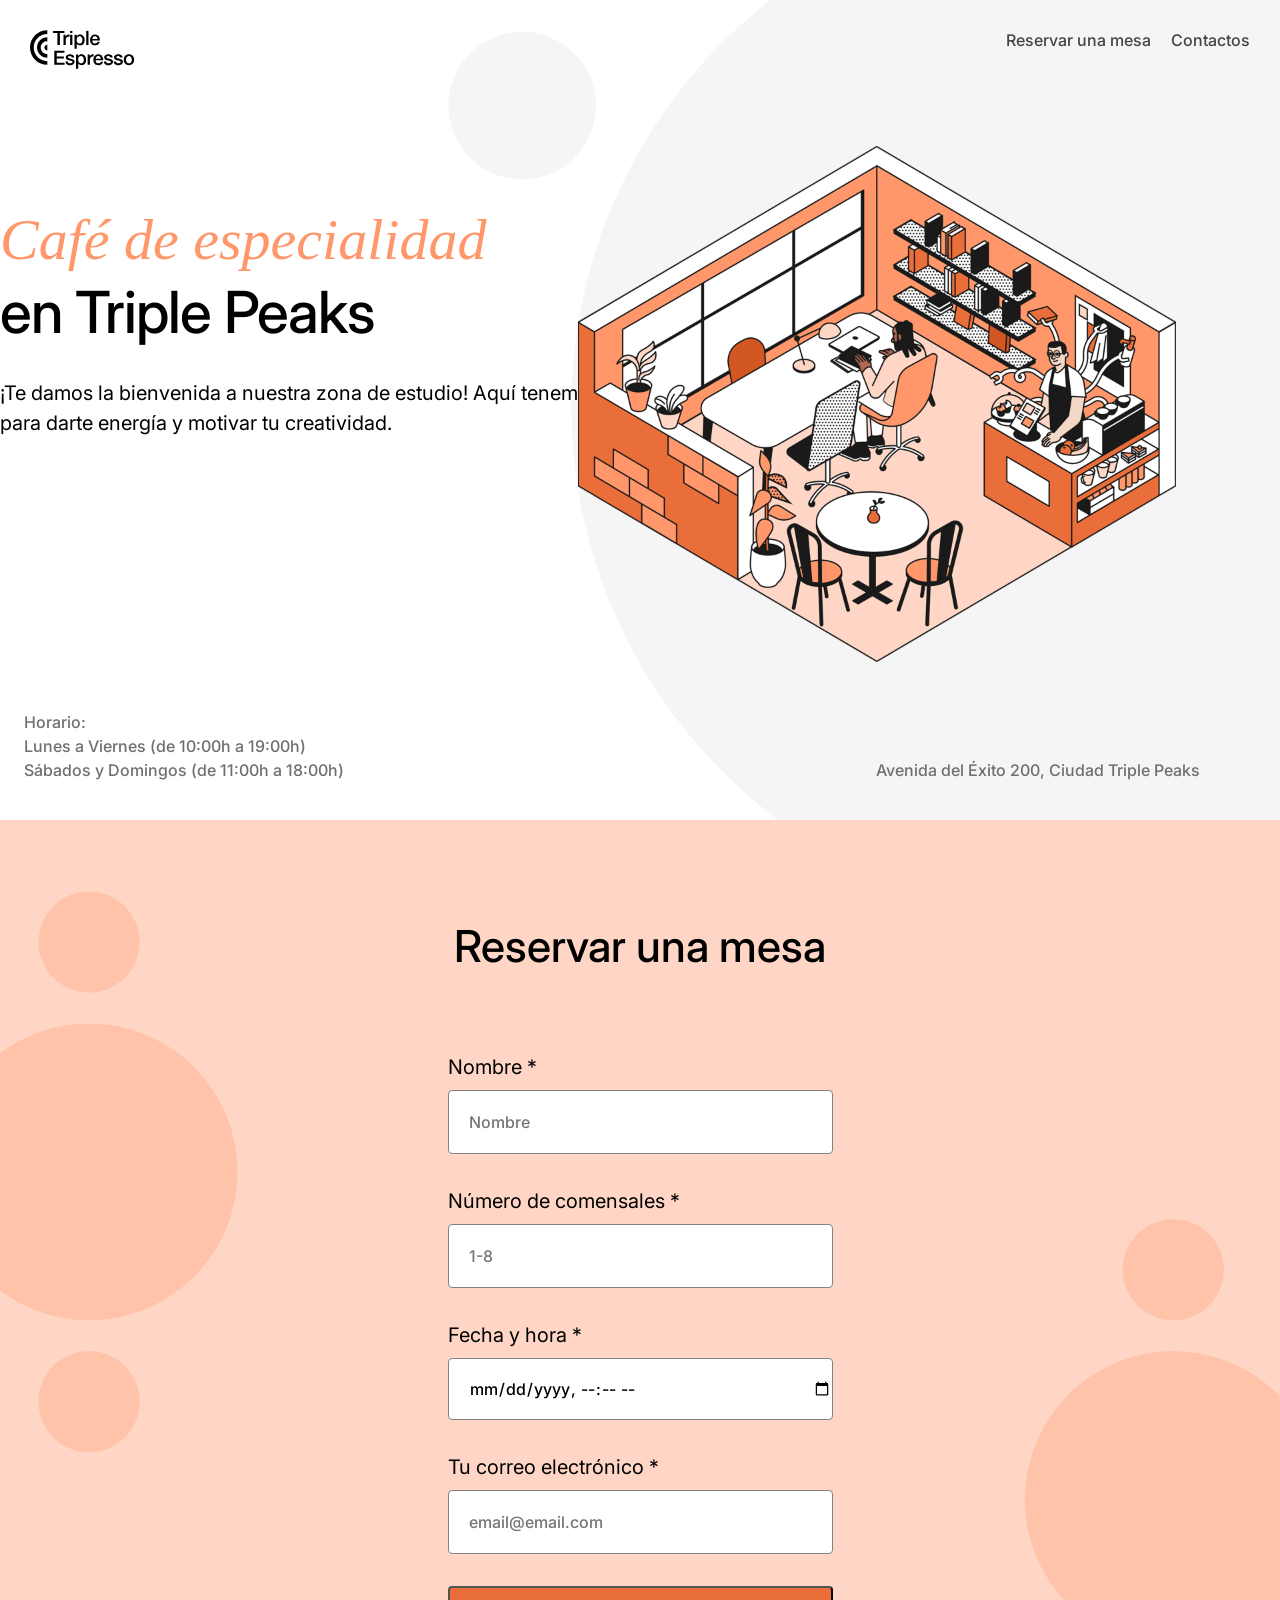
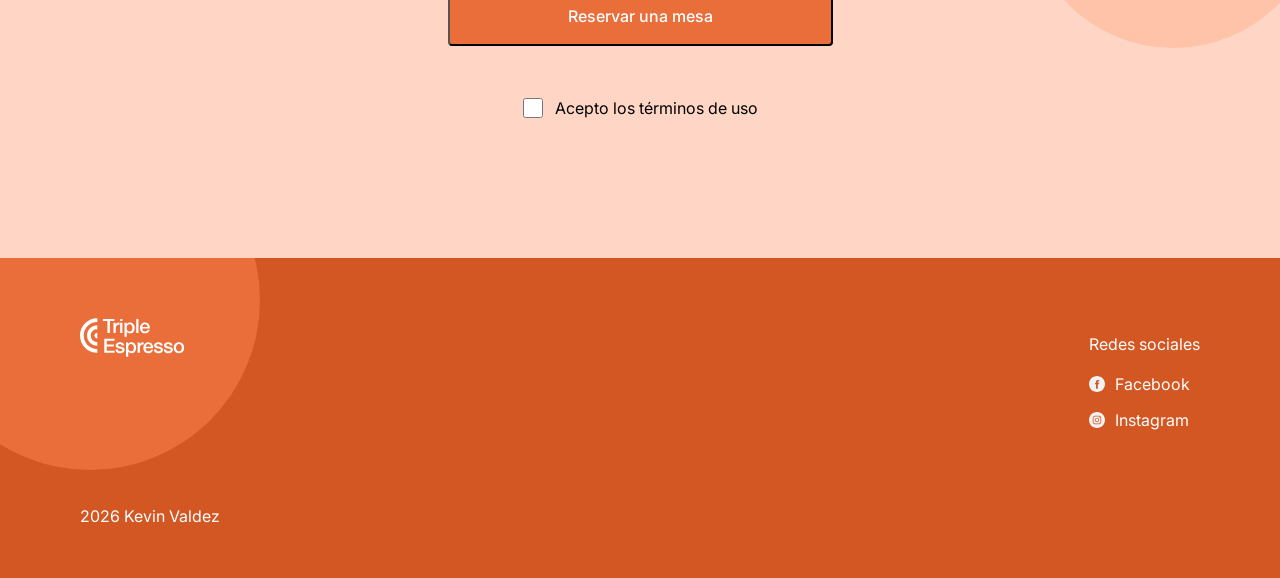
<file: index.html>
<!doctype html>
<html lang="es">
  <head>
    <meta charset="UTF-8" />
    <meta name="viewport" content="width=device-width, initial-scale=1.0" />
    <title>Code & Coffee</title>
    <link rel="preconnect" href="https://fonts.googleapis.com" />
    <link rel="preconnect" href="https://fonts.gstatic.com" crossorigin />
    <link
      href="https://fonts.googleapis.com/css2?family=Inter:ital,opsz,wght@0,14..32,100..900;1,14..32,100..900&family=Noto+Serif:ital,wght@0,100..900;1,100..900&display=swap"
      rel="stylesheet"
    />
    <link rel="stylesheet" href="styles/normalize.css" />
    <link rel="stylesheet" href="styles/index.css" />
    <link rel="icon" href="favicon.ico" type="image/x-icon" />
  </head>
  <body>
    <header class="header">
      <img
        class="logo"
        src="images/logo_coffeeshop_dark.svg"
        alt="Code & Coffee"
      />
      <nav class="nav">
        <ul class="nav-links">
          <li>
            <a href="#Reservar una mesa" class="nav-link">Reservar una mesa</a>
          </li>
          <li><a href="#Contactos" class="nav-link">Contactos</a></li>
        </ul>
      </nav>
      <h1 class="header-title">
        <span class="span-accent">Café de especialidad</span><br />
        <span class="title-main">en Triple Peaks</span>
      </h1>
      <p class="header-description">
        ¡Te damos la bienvenida a nuestra zona de estudio! Aquí tenemos café
        <br />
        para darte energía y motivar tu creatividad.
      </p>

      <img
        class="header-image"
        src="images/inside_coffee_shop.png"
        alt="interior de cafeteria Triple peak"
      />
      <div class="header-info">
        <div class="header-hours">
          <p class="info-text">Horario:</p>
          <p class="info-text">Lunes a Viernes (de 10:00h a 19:00h)</p>
          <p class="info-text">Sábados y Domingos (de 11:00h a 18:00h)</p>
        </div>

        <p class="info-text header-address">
          Avenida del Éxito 200, Ciudad Triple Peaks
        </p>
      </div>
    </header>
    <main class="content"></main>
    <div class="content__reservation">
      <h2>Reservar una mesa</h2>
      <form class="form__campos">
        <div class="form__group">
          <label class="etiquetas" for="first-name">Nombre *</label>
          <input type="text" id="first-name" placeholder="Nombre" />
        </div>

        <div class="form__group">
          <label class="etiquetas" for="numero-participantes">
            Número de comensales *
          </label>
          <input
            type="number"
            id="numero-participantes"
            placeholder="1-8"
            min="1"
            max="8"
          />
        </div>

        <div class="form__group">
          <label class="etiquetas" for="fecha-hora">Fecha y hora *</label>
          <input type="datetime-local" id="fecha-hora" />
        </div>

        <div class="form__group">
          <label class="etiquetas" for="email">Tu correo electrónico *</label>
          <input type="email" id="email" placeholder="email@email.com" />
        </div>

        <button class="button__reservar" type="submit">
          Reservar una mesa
        </button>

        <label class="form__label form__label_type_checkbox">
          <input type="checkbox" class="form__checkbox" />
          Acepto los términos de uso
        </label>
      </form>
    </div>
    <footer class="footer">
      <div class="footer__circle"></div>
      <div class="footer__content">
        <img
          class="logo__footer"
          src="./images/logo_coffeeshop_light.svg"
          alt="logo triple ten"
        />
        <div class="footer__social">
          <h3 class="footer__social-title">Redes sociales</h3>

          <ul class="footer__list">
            <li class="footer__list-item">
              <a href="#" class="footer__link">
                <img src="./images/facebook_white.svg" alt="Facebook" />
                Facebook
              </a>
            </li>

            <li class="footer__list-item">
              <a href="#" class="footer__link">
                <img src="./images/instagram_white.svg" alt="Instagram" />
                Instagram
              </a>
            </li>
          </ul>
        </div>
      </div>
      <p class="footer__copyright">2026 Kevin Valdez</p>
    </footer>
  </body>
</html>
</file>
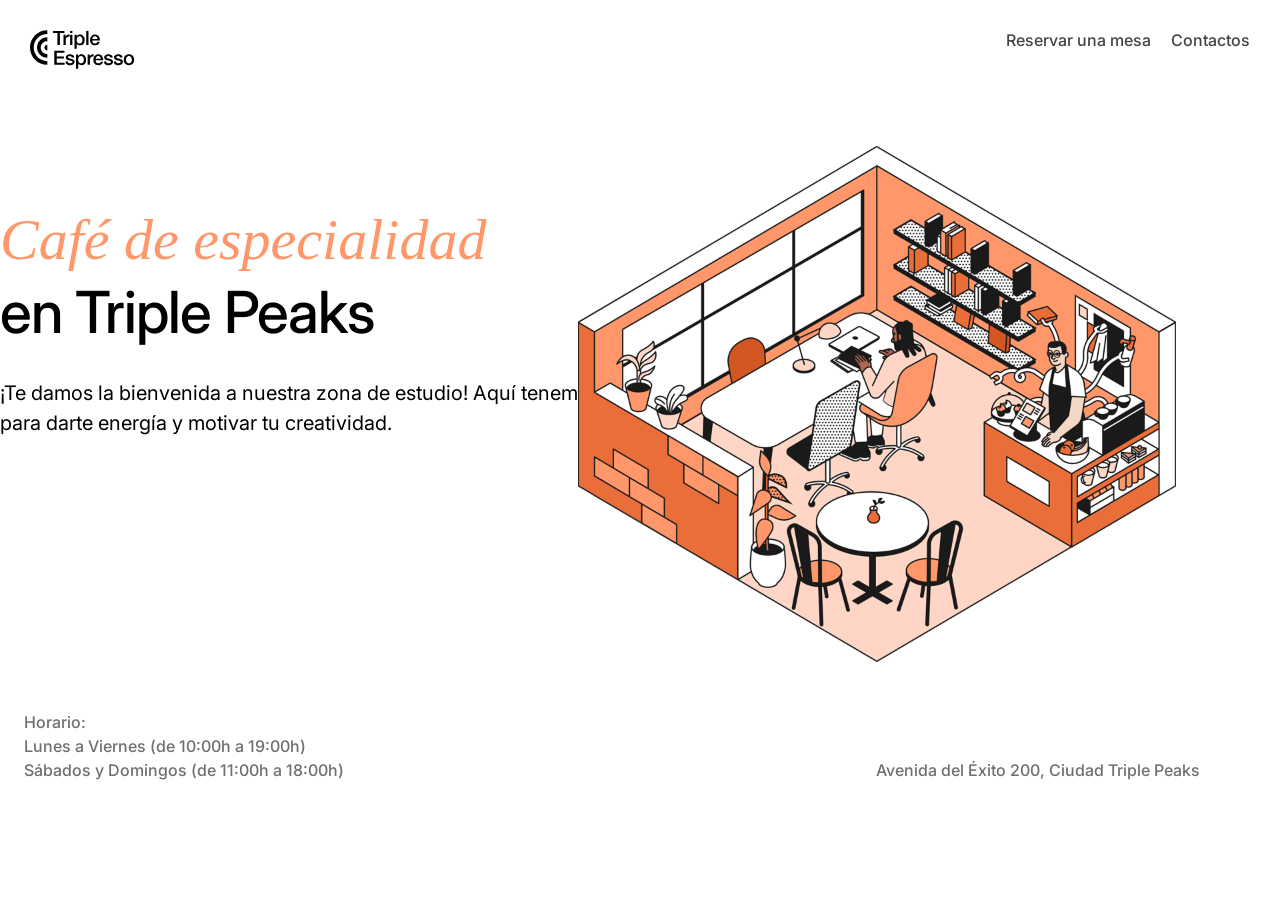
<file: Index/index.html>
<!doctype html>
<html lang="es">
  <head>
    <meta charset="UTF-8" />
    <meta name="viewport" content="width=device-width, initial-scale=1.0" />
    <title>Code & Coffee</title>
    <link rel="preconnect" href="https://fonts.googleapis.com" />
    <link rel="preconnect" href="https://fonts.gstatic.com" crossorigin />
    <link
      href="https://fonts.googleapis.com/css2?family=Inter:ital,opsz,wght@0,14..32,100..900;1,14..32,100..900&family=Noto+Serif:ital,wght@0,100..900;1,100..900&display=swap"
      rel="stylesheet"
    />
    <link rel="stylesheet" href="../Styles/normalize.css" />
    <link rel="stylesheet" href="../Styles/style.css" />
    <link rel="icon" href="favicon.ico" type="image/x-icon" />
  </head>
  <body>
    <header class="header">
      <img
        class="logo"
        src="../Images/logo_coffeeshop_dark.svg"
        alt="Code & Coffee"
      />
      <nav class="nav">
        <ul class="nav-links">
          <li>
            <a href="#Reservar una mesa" class="nav-link">Reservar una mesa</a>
          </li>
          <li><a href="#Contactos" class="nav-link">Contactos</a></li>
        </ul>
      </nav>
      <h1 class="header-title">
        <span class="span-accent">Café de especialidad</span><br />
        <span class="title-main">en Triple Peaks</span>
      </h1>
      <p class="header-description">
        ¡Te damos la bienvenida a nuestra zona de estudio! Aquí tenemos café
        <br />
        para darte energía y motivar tu creatividad.
      </p>

      <img
        class="header-image"
        src="../Images/inside_coffee_shop.png"
        alt="interior de cafeteria Triple peak"
      />
      <div class="header-info">
        <div class="header-hours">
          <p class="info-text">Horario:</p>
          <p class="info-text">Lunes a Viernes (de 10:00h a 19:00h)</p>
          <p class="info-text">Sábados y Domingos (de 11:00h a 18:00h)</p>
        </div>

        <p class="info-text header-address">
          Avenida del Éxito 200, Ciudad Triple Peaks
        </p>
      </div>
    </header>
    <main class="content"></main>
    <footer class="footer"></footer>
  </body>
</html>
</file>
<file: styles/index.css>
body {
  min-width: 1100px;
  max-width: 1600px;
  margin: 0 auto;
  font-family: "Inter", "Arial", sans-serif;
  font-size: 16px;
  line-height: 20px;
}
.header {
  background-color: #ffffff;
  background-image: url("../images/background_header.svg");
  background-repeat: no-repeat;
  background-position: center;
  background-size: cover;
  position: relative;
  min-height: 820px;
}

.logo {
  position: absolute;
  display: flex;
  flex-direction: row;
  justify-content: flex-start;
  left: 30px;
  top: 30px;
  width: 105px;
  height: 39px;
}

.nav {
  position: absolute;
  top: 30px;
  right: 30px;
  display: flex;
  gap: 20px;
  margin: 0px;
  padding: 0px;
}

.nav-links {
  display: flex;
  list-style: none;
  justify-content: space-between;
  gap: 20px;
  margin: 0px;
  padding: 0px;
  font-family: "Inter", Arial, sans-serif;
  font-style: normal;
  font-weight: 500;
  font-size: 16px;
  line-height: 20px;
  text-decoration: none;
  color: #444444;
}

.nav-link {
  text-decoration: none;
  color: #444444;
}

.nav-link:hover {
  color: #ff976b;
}

.header-title {
  max-width: 709px;
  position: absolute;
  top: 183px;
  left: 80px;
  margin-left: -80px;
  max-height: 800px;
}

.span-accent {
  color: #ff976b;
  font-family: "Times New Roman", serif;
  font-style: italic;
  font-weight: normal;
  font-size: 58px;
  line-height: 72px;
  margin-top: 183px;
}

.title-main {
  color: #000000;
  font-family: "Inter" sans-serif;
  font-style: normal;
  font-weight: 500;
  font-size: 58px;
  line-height: 72px;
  letter-spacing: -1px;
}

.header-description {
  font-family: "Inter", "Arial", sans-serif;
  font-style: normal;
  font-weight: normal;
  font-size: 20px;
  line-height: 30px;
  max-width: 683px;
  margin-top: 28px;
  position: absolute;
  top: 350px;
  left: 80px;
  margin-left: -80px;
  max-height: -500px;
}

.header-image {
  position: absolute;
  right: 80px;
  width: 646px;
  height: 568px;
  top: 120px;
  display: flex;
}

.header-info {
  position: absolute;
  bottom: 40px;
  left: 80px;
  right: 80px;
  display: flex;
  justify-content: space-between;
  align-items: flex-end;
  font-family: "Inter";
  font-style: normal;
  font-weight: 500;
  font-size: 16px;
  line-height: 20px;
  color: #6f6f6f;
}

.header-hours {
  display: flex;
  flex-direction: column;
  max-width: 500px;
  gap: 4px;
  margin-left: -5%;
}

.info-text {
  font-family: "Inter", "Arial", sans-serif;
  font-style: normal;
  font-weight: 500;
  font-size: 16px;
  line-height: 20px;
  color: #6f6f6f;
  margin: 0px;
}

.header-address {
  text-align: right;
  bottom: 40px;
}

h2 {
  font-family: "Inter", "Arial", sans-serif;
  font-style: normal;
  font-weight: 500;
  font-size: 44px;
  line-height: 52px;
  margin: 0 0 32px 0;
  margin-bottom: 80px;
  text-align: center;
}

.content__reservation {
  background-color: #ffd6c5;
  background-image: url("../images/background_reservation.svg");
  background-repeat: no-repeat;
  background-position: center;
  background-size: cover;
  padding: 100px 0;
  padding-top: 100px;
  padding-bottom: 120px;
  display: flex;
  flex-direction: column;
  align-items: center;
}

.form__campos {
  display: flex;
  flex-direction: column;
  gap: 32px;
  width: 100%;
  max-width: 385px;
}

.form__group {
  display: flex;
  flex-direction: column;
  gap: 8px;
}

.etiquetas {
  font-family: "Inter";
  font-style: normal;
  font-weight: normal;
  font-size: 20px;
  line-height: 30px;
}

.form__campos input {
  font-family: "inter";
  font-style: normal;
  font-weight: 500;
  line-height: 20px;
  height: 60px;
  border-radius: 4px;
  border: 1px solid #838383;
  padding-left: 20px;
  font-size: 16px;
}

button {
  font-family: "Inter";
  font-style: normal;
  font-weight: 500;
  font-size: 16px;
  line-height: 20px;
  border-radius: 4px;
  background-color: #e96e3a;
  color: #ffffff;
  height: 60px;
  width: 100%;
  cursor: pointer;
}

.button__reservar:hover {
  opacity: 0.7;
}

.form__label_type_checkbox {
  display: flex;
  justify-content: center;
  align-items: center;
  gap: 12px;
}

.form__checkbox {
  width: 20px;
  height: 20px;
  border-radius: 0;
  border: 1px solid #838383;
}

.footer {
  position: relative;
  display: flex;
  flex-direction: column;
  height: 200px;
  background-color: #d35722;
  padding: 60px 80px 60px;
  overflow: hidden;
}

.footer__circle {
  position: absolute;
  width: 340px;
  height: 340px;
  background-color: #e96e3a;
  border-radius: 50%;
  top: -128px;
  left: -80px;
  z-index: 0;
}

.footer__content {
  display: flex;
  justify-content: space-between;
  align-items: flex-start;
  position: relative;
  z-index: 1;
}

.logo__footer {
  width: 105px;
  height: 39px;
}

.footer__social-title {
  font-family: "inter", sans-serif;
  font-style: normal;
  font-weight: normal;
  font-size: 16px;
  line-height: 20px;
  margin-bottom: 20px;
  color: #ffffff;
}

.footer__list {
  list-style: none;
  padding: 0;
  margin: 0;
}

.footer__list-item {
  margin-bottom: 16px;
}

.footer__link {
  display: flex;
  align-items: center;
  gap: 10px;
  color: #ffffff;
  font-family: "inter", sans-serif;
  font-size: 16px;
  text-decoration: none;
}

.footer__link:hover {
  color: #ffd6c5;
}

.footer__copyright {
  position: relative;
  z-index: 1;
  margin-top: 60px;
  font-family: "Inter", sans-serif;
  font-style: normal;
  font-weight: normal;
  font-size: 16px;
  line-height: 20px;
  color: #ffffff;
}
</file>
<file: Styles/style.css>
body {
  min-width: 1100px;
  max-width: 1600px;
  margin: 0 auto;
  font-family: "Inter", "Arial", sans-serif;
  font-size: 16px;
  line-height: 20px;
}
.header {
  background-color: #ffffff;
  background-image: url "../Images/background_header.svg";
  background-repeat: no-repeat;
  background-position: center;
  background-size: cover;
  position: relative;
  min-height: 820px;
}

.logo {
  position: absolute;
  display: flex;
  flex-direction: row;
  justify-content: flex-start;
  left: 30px;
  top: 30px;
  width: 105px;
  height: 39px;
}

.nav {
  position: absolute;
  top: 30px;
  right: 30px;
  display: flex;
  gap: 20px;
  margin: 0px;
  padding: 0px;
}

.nav-links {
  display: flex;
  list-style: none;
  justify-content: space-between;
  gap: 20px;
  margin: 0px;
  padding: 0px;
  font-family: "Inter", Arial, sans-serif;
  font-style: normal;
  font-weight: 500;
  font-size: 16px;
  line-height: 20px;
  text-decoration: none;
  color: #444444;
}

.nav-link {
  text-decoration: none;
  color: #444444;
}

.nav-link:hover {
  color: #ff976b;
}

.header-title {
  max-width: 709px;
  position: absolute;
  top: 183px;
  left: 80px;
  margin-left: -80px;
  max-height: 800px;
}

.span-accent {
  color: #ff976b;
  font-family: "Times New Roman", serif;
  font-style: italic;
  font-weight: normal;
  font-size: 58px;
  line-height: 72px;
  margin-top: 183px;
}

.title-main {
  color: #000000;
  font-family: "Inter" sans-serif;
  font-style: normal;
  font-weight: 500;
  font-size: 58px;
  line-height: 72px;
  letter-spacing: -1px;
}

.header-description {
  font-family: "Inter", "Arial", sans-serif;
  font-style: normal;
  font-weight: normal;
  font-size: 20px;
  line-height: 30px;
  max-width: 683px;
  margin-top: 28px;
  position: absolute;
  top: 350px;
  left: 80px;
  margin-left: -80px;
  max-height: -500px;
}

.header-image {
  position: absolute;
  right: 80px;
  width: 646px;
  height: 568px;
  top: 120px;
  display: flex;
}

.header-info {
  position: absolute;
  bottom: 40px;
  left: 80px;
  right: 80px;
  display: flex;
  justify-content: space-between;
  align-items: flex-end;
  font-family: "Inter";
  font-style: normal;
  font-weight: 500;
  font-size: 16px;
  line-height: 20px;
  color: #6f6f6f;
}

.header-hours {
  display: flex;
  flex-direction: column;
  max-width: 500px;
  gap: 4px;
  margin-left: -5%;
}

.info-text {
  font-family: "Inter", "Arial", sans-serif;
  font-style: normal;
  font-weight: 500;
  font-size: 16px;
  line-height: 20px;
  color: #6f6f6f;
  margin: 0px;
}

.header-address {
  text-align: right;
  bottom: 40px;
}
</file>
